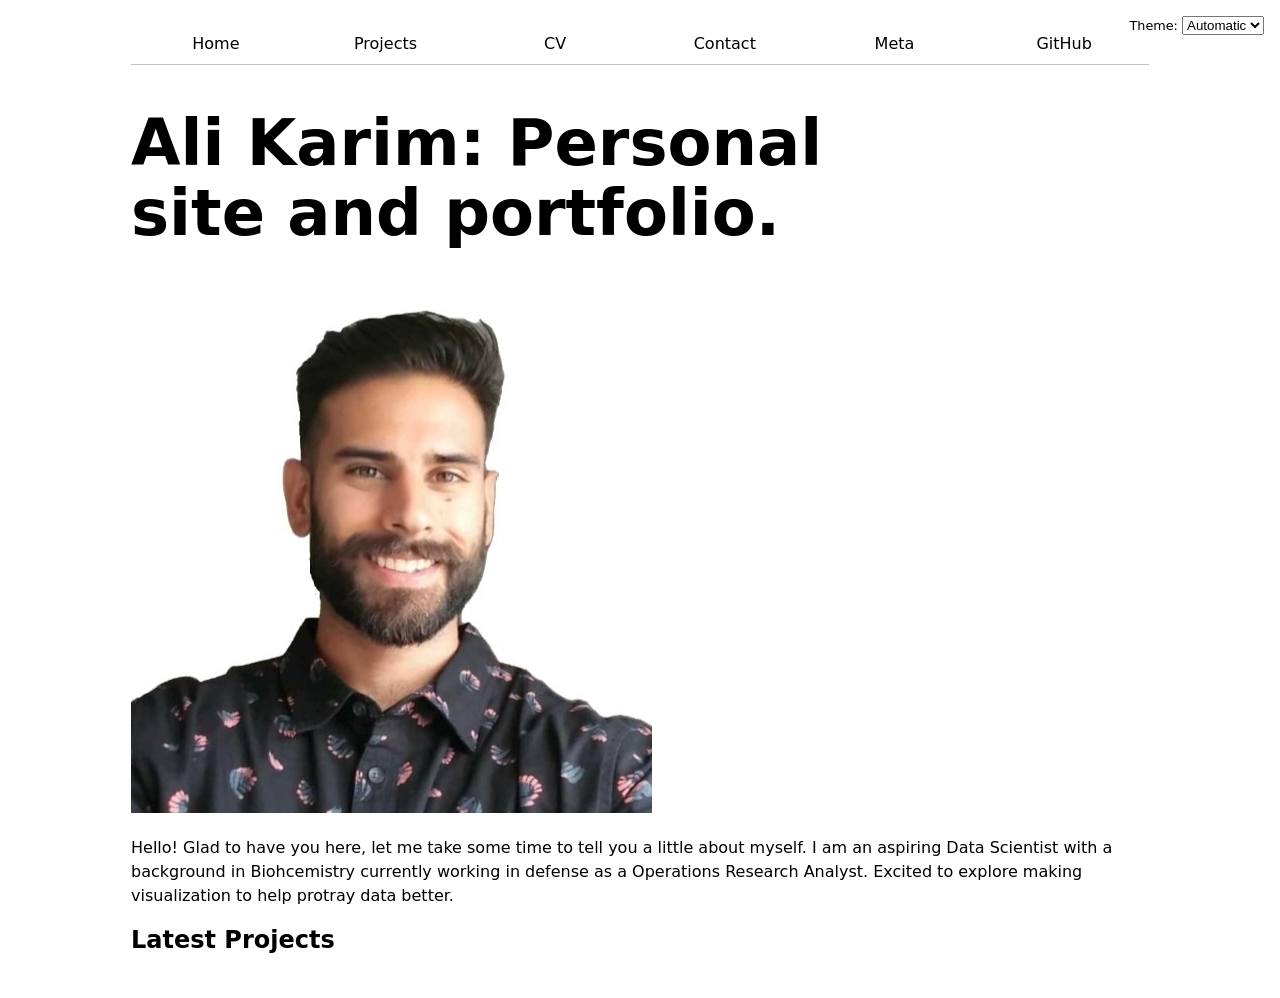
<file: index.html>
<!DOCTYPE html>
<html lang="en" class="home">
<head>
    <meta charset="UTF-8">
    <meta name="viewport" content="width=device-width, initial-scale=1.0">
    <title>Ali Karim: Personal site and portfolio.</title>
    <link rel="stylesheet" href="style.css">
    <script type="module" src="global.js"></script>

    <script src="index.js" type="module" defer></script>
</head>
<body>
    <h1>Ali Karim: Personal site and portfolio.</h1>
    <img src="images/Profile Pic.png" alt="Profile Pic" />
    <p>Hello! Glad to have you here, let me take some time to tell you a little about myself. I am an aspiring Data Scientist with a background in Biohcemistry currently working in defense as a Operations Research Analyst. Excited to explore making visualization to help protray data better.</p>

    <h2>Latest Projects</h2>
        <div class="projects">

        </div>

        
		<div class="profile-stats">
			
		</div>
</body>
</html>
</file>
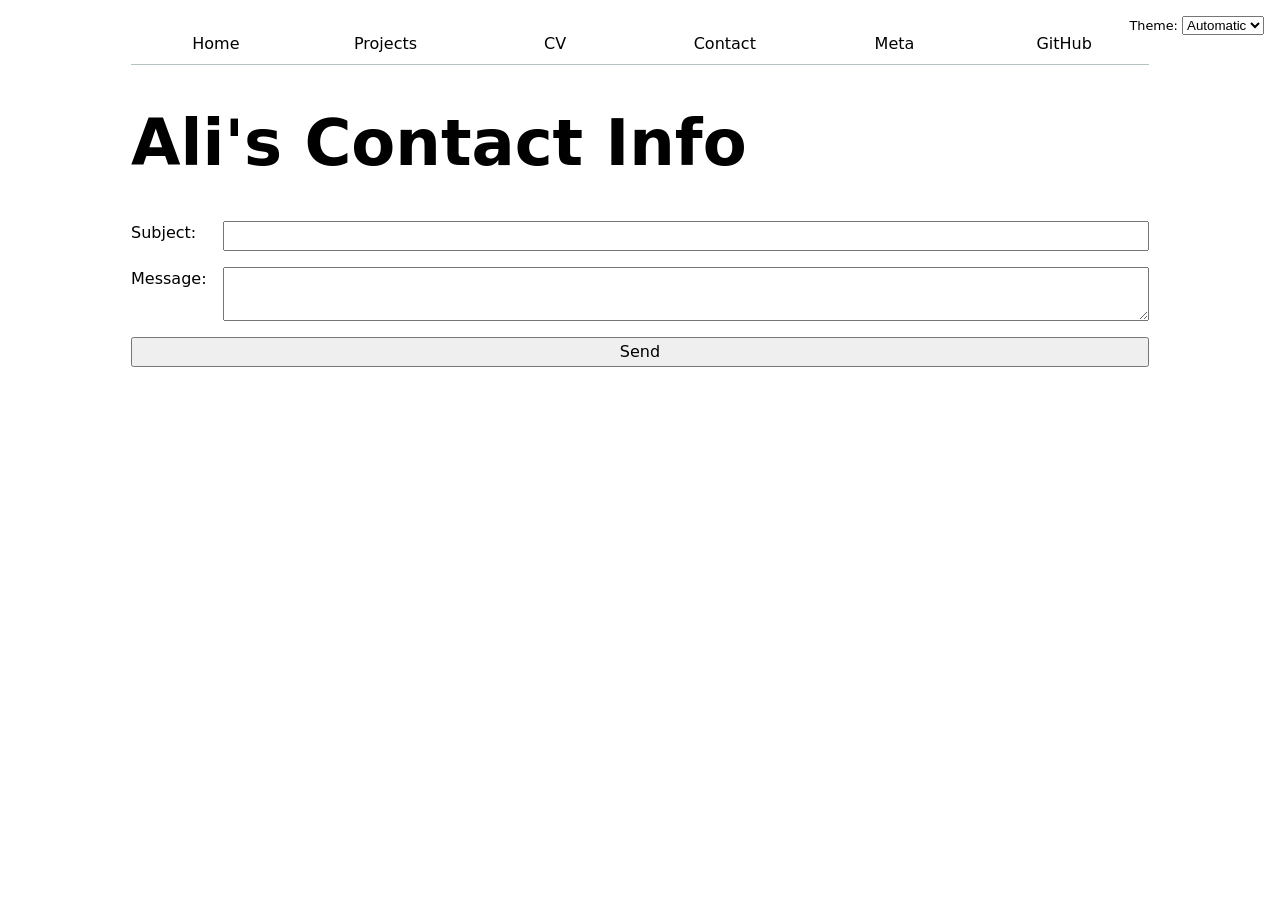
<file: contact/index.html>
<!DOCTYPE html>
<html lang="en">
<head>
    <meta charset="UTF-8">
    <meta name="viewport" content="width=device-width, initial-scale=1.0">
    <link rel="stylesheet" href="../style.css">
    <script type="module" src="../global.js"></script>
    <title>Contact Info</title>
</head>
<body class="contact">
    <h1>Ali's Contact Info</h1>
    <form action="mailto:alkarim@ucsd.edu">

        <label> 
            Subject:
            <input name="subject">
        </label>

        <label>
            Message:
            <textarea name="body"></textarea>
        </label>

        <button>Send</button>

    </form>
</body>
</html>
</file>
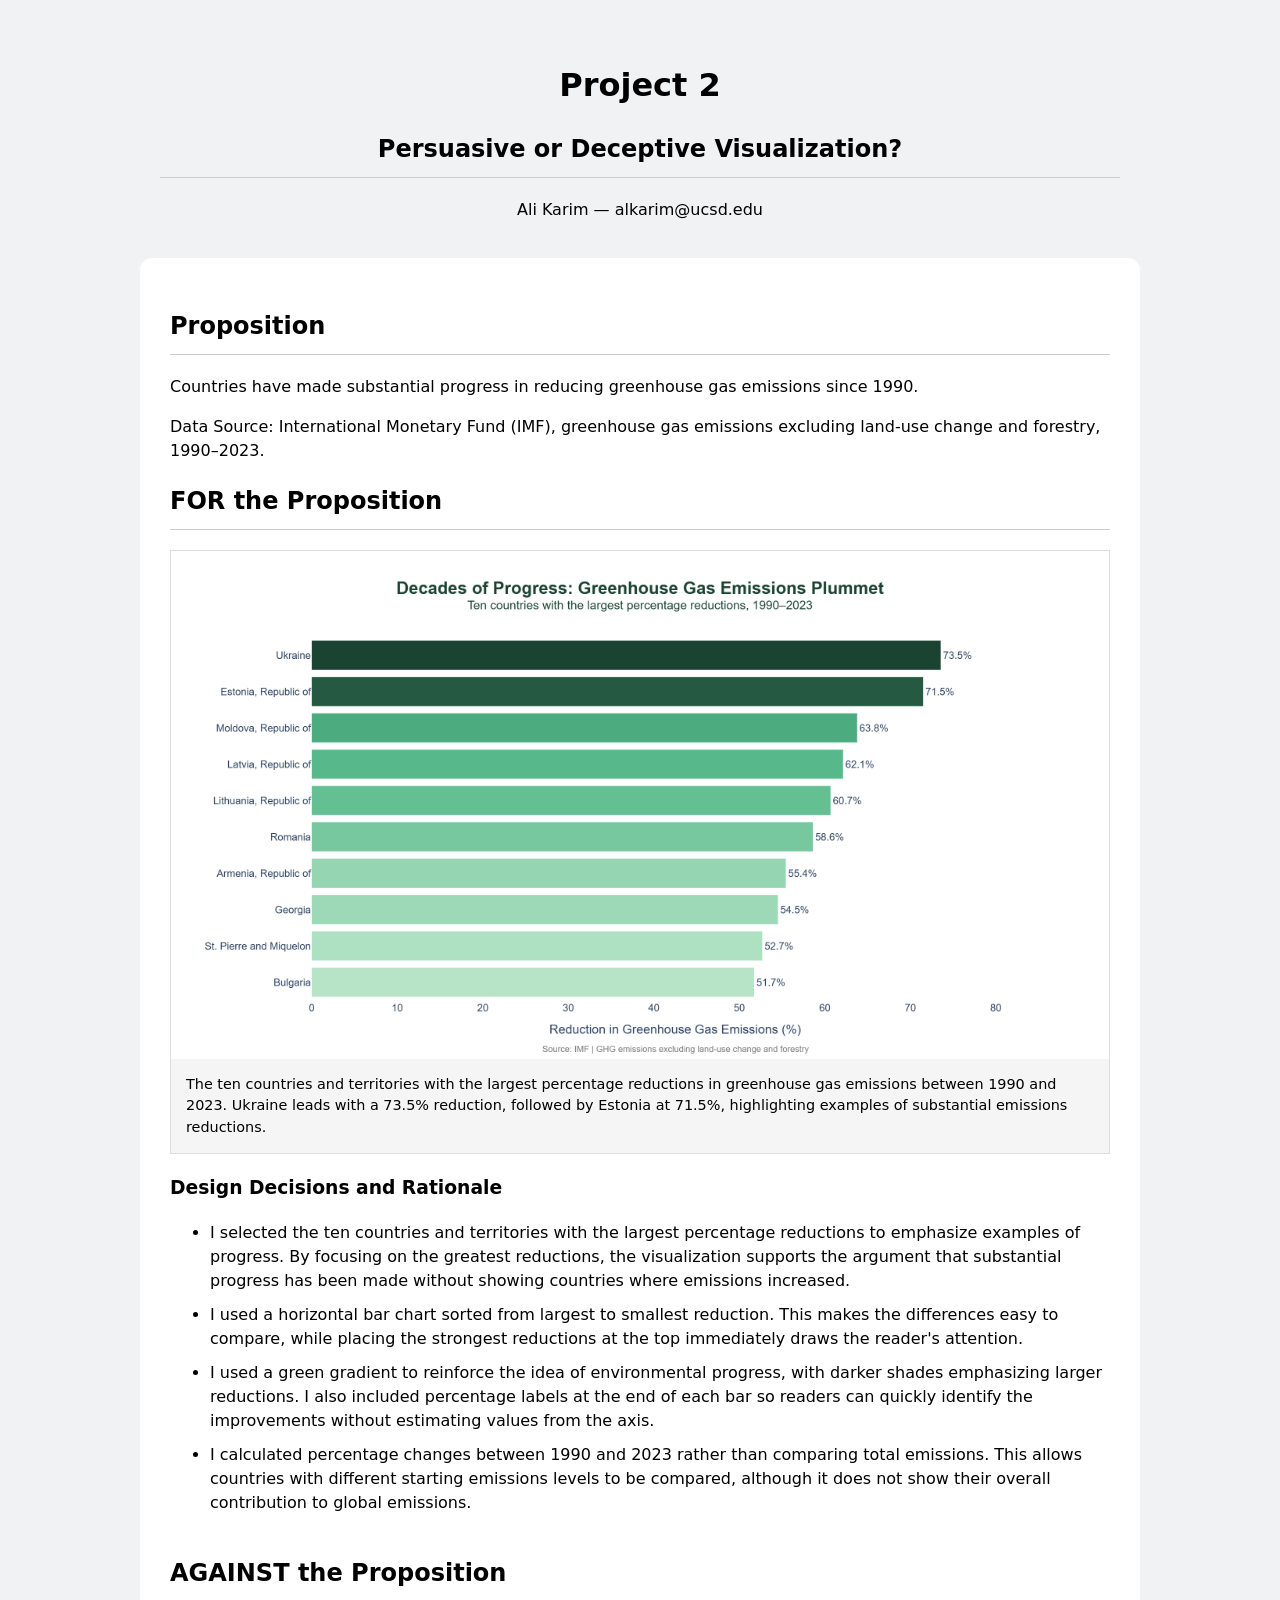
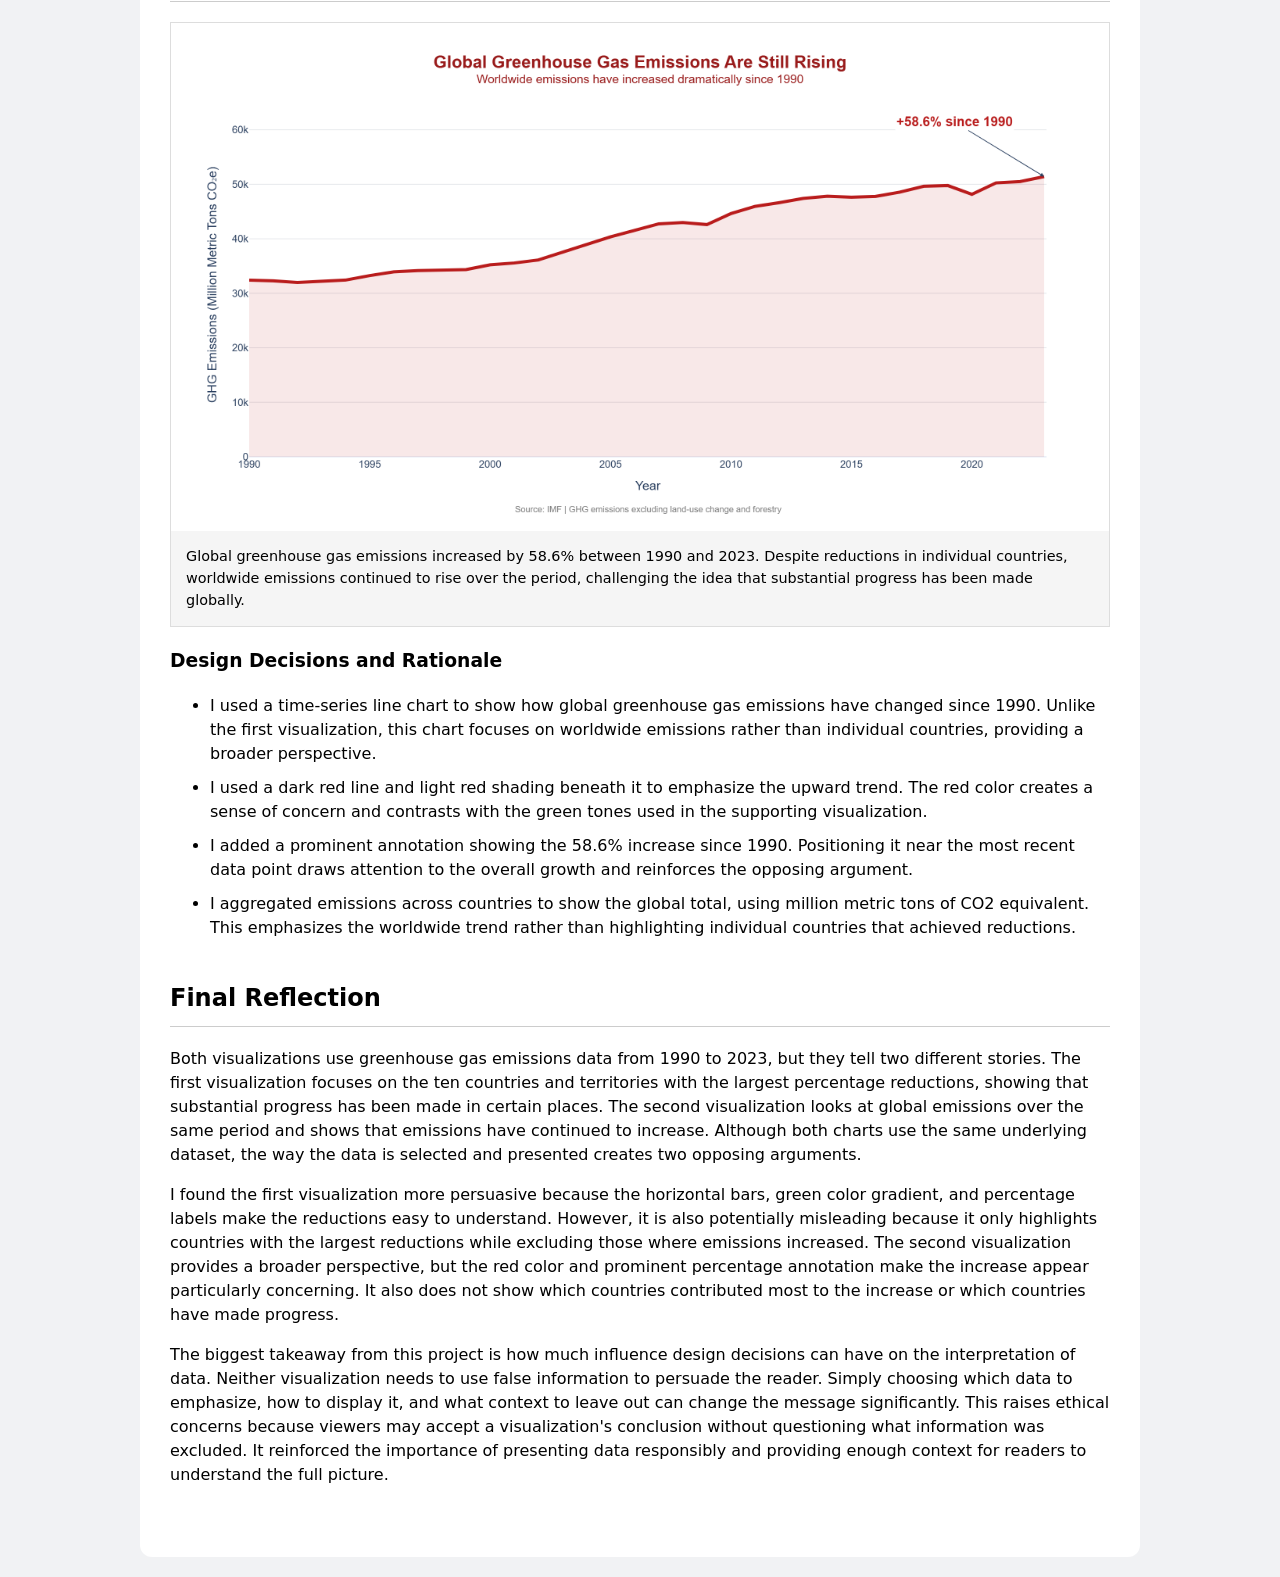
<file: project2/index.html>
<!DOCTYPE html>
<html lang="en">
<head>
    <meta charset="UTF-8">
    <meta name="viewport" content="width=device-width, initial-scale=1.0">
    <title>Project 2 - Persuasive Visualization</title>

    <style>
        html {
            font: 100%/1.5 system-ui;
            background: hsl(220 10% 95%);
        }

        body {
            max-width: 1000px;
            margin: 0 auto;
            padding: 20px;
        }

        header {
            text-align: center;
            padding: 20px;
        }

        main {
            background: white;
            padding: 30px;
            border-radius: 12px;
        }

        h2 {
            border-bottom: 1px solid #ccc;
            padding-bottom: 10px;
        }

        section {
            margin-bottom: 40px;
        }

        figure {
            margin: 20px 0;
            border: 1px solid #ddd;
        }

        img {
            width: 100%;
            height: auto;
            display: block;
        }

        figcaption {
            padding: 15px;
            background: #f5f5f5;
            font-size: 0.9rem;
        }

        li {
            margin-bottom: 10px;
        }
    </style>
</head>

<body>

<header>
    <h1>Project 2</h1>
    <h2>Persuasive or Deceptive Visualization?</h2>
    <p>Ali Karim — alkarim@ucsd.edu</p>
</header>

<main>

    <h2>Proposition</h2>
    <p>
        Countries have made substantial progress in reducing
        greenhouse gas emissions since 1990.
    </p>

    <p>
        Data Source: International Monetary Fund (IMF),
        greenhouse gas emissions excluding land-use
        change and forestry, 1990–2023.
    </p>

    <!-- FOR THE PROPOSITION -->
    <section>
        <h2>FOR the Proposition</h2>

        <figure>
            <img
                src="../images/for.png"
                alt="Top 10 countries and territories with the
                largest percentage reductions in greenhouse
                gas emissions from 1990 to 2023">

            <figcaption>
                The ten countries and territories with the
                largest percentage reductions in greenhouse
                gas emissions between 1990 and 2023.
                Ukraine leads with a 73.5% reduction,
                followed by Estonia at 71.5%, highlighting
                examples of substantial emissions reductions.
            </figcaption>
        </figure>

        <h3>Design Decisions and Rationale</h3>

        <ul>
            <li>
                I selected the ten countries and territories
                with the largest percentage reductions to
                emphasize examples of progress. By focusing
                on the greatest reductions, the visualization
                supports the argument that substantial progress
                has been made without showing countries where
                emissions increased.
            </li>

            <li>
                I used a horizontal bar chart sorted from
                largest to smallest reduction. This makes
                the differences easy to compare, while placing
                the strongest reductions at the top immediately
                draws the reader's attention.
            </li>

            <li>
                I used a green gradient to reinforce the idea
                of environmental progress, with darker shades
                emphasizing larger reductions. I also included
                percentage labels at the end of each bar so
                readers can quickly identify the improvements
                without estimating values from the axis.
            </li>

            <li>
                I calculated percentage changes between 1990
                and 2023 rather than comparing total emissions.
                This allows countries with different starting
                emissions levels to be compared, although it
                does not show their overall contribution to
                global emissions.
            </li>
        </ul>
    </section>

    <!-- AGAINST THE PROPOSITION -->
    <section>
        <h2>AGAINST the Proposition</h2>

        <figure>
            <img
                src="../images/against.png"
                alt="Global greenhouse gas emissions increased
                by 58.6 percent between 1990 and 2023">

            <figcaption>
                Global greenhouse gas emissions increased
                by 58.6% between 1990 and 2023. Despite
                reductions in individual countries, worldwide
                emissions continued to rise over the period,
                challenging the idea that substantial progress
                has been made globally.
            </figcaption>
        </figure>

        <h3>Design Decisions and Rationale</h3>

        <ul>
            <li>
                I used a time-series line chart to show how
                global greenhouse gas emissions have changed
                since 1990. Unlike the first visualization,
                this chart focuses on worldwide emissions
                rather than individual countries, providing
                a broader perspective.
            </li>

            <li>
                I used a dark red line and light red shading
                beneath it to emphasize the upward trend.
                The red color creates a sense of concern and
                contrasts with the green tones used in the
                supporting visualization.
            </li>

            <li>
                I added a prominent annotation showing the
                58.6% increase since 1990. Positioning it
                near the most recent data point draws
                attention to the overall growth and
                reinforces the opposing argument.
            </li>

            <li>
                I aggregated emissions across countries to
                show the global total, using million metric
                tons of CO2 equivalent. This emphasizes
                the worldwide trend rather than highlighting
                individual countries that achieved reductions.
            </li>
        </ul>
    </section>

    <!-- FINAL REFLECTION -->
    <section>
        <h2>Final Reflection</h2>

        <p>
            Both visualizations use greenhouse gas emissions
            data from 1990 to 2023, but they tell two different
            stories. The first visualization focuses on the
            ten countries and territories with the largest
            percentage reductions, showing that substantial
            progress has been made in certain places. The
            second visualization looks at global emissions
            over the same period and shows that emissions
            have continued to increase. Although both charts
            use the same underlying dataset, the way the data
            is selected and presented creates two opposing
            arguments.
        </p>

        <p>
            I found the first visualization more persuasive
            because the horizontal bars, green color gradient,
            and percentage labels make the reductions easy
            to understand. However, it is also potentially
            misleading because it only highlights countries
            with the largest reductions while excluding
            those where emissions increased. The second
            visualization provides a broader perspective,
            but the red color and prominent percentage
            annotation make the increase appear particularly
            concerning. It also does not show which countries
            contributed most to the increase or which countries
            have made progress.
        </p>

        <p>
            The biggest takeaway from this project is how
            much influence design decisions can have on the
            interpretation of data. Neither visualization
            needs to use false information to persuade the
            reader. Simply choosing which data to emphasize,
            how to display it, and what context to leave out
            can change the message significantly. This raises
            ethical concerns because viewers may accept a
            visualization's conclusion without questioning
            what information was excluded. It reinforced
            the importance of presenting data responsibly
            and providing enough context for readers to
            understand the full picture.
        </p>
    </section>

</main>

</body>
</html>
</file>
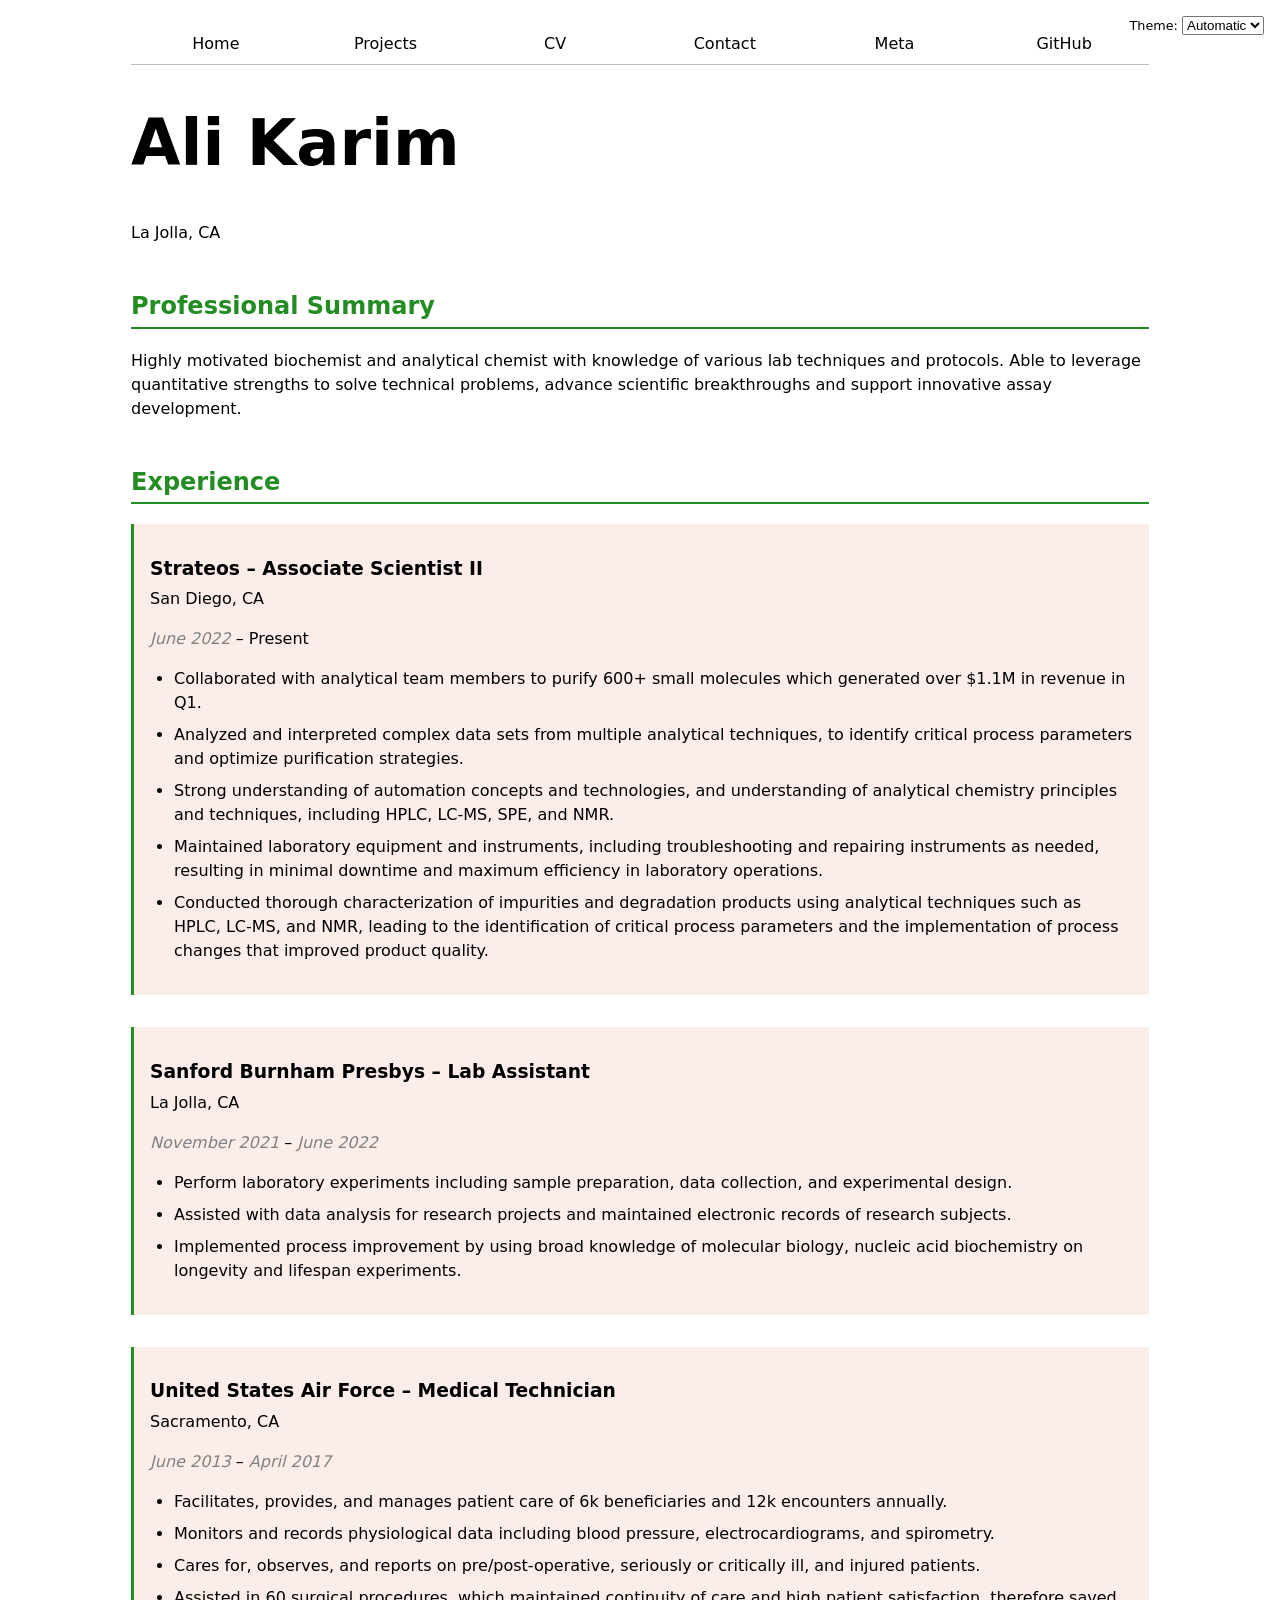
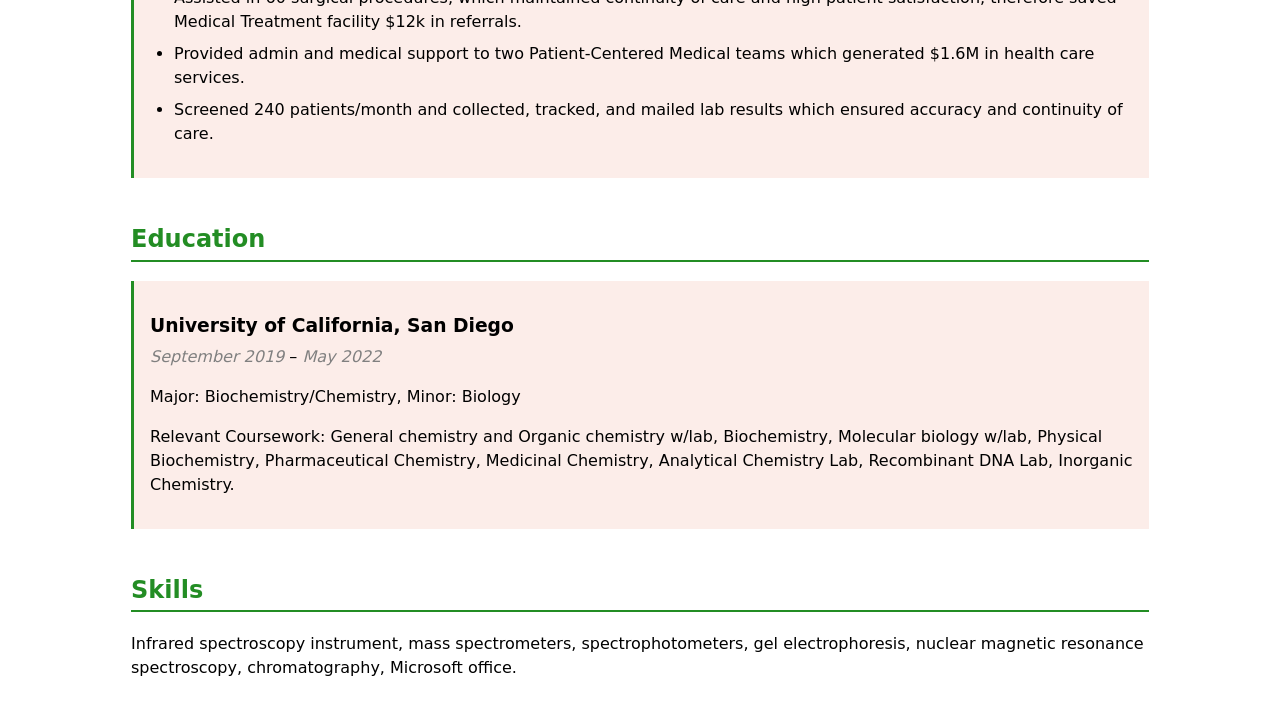
<file: Resume/index.html>
<!DOCTYPE html>
<html lang="en">

<head>
  <meta charset="UTF-8">
  <title>Ali Karim - CV</title>
  <link rel="stylesheet" href="../style.css">
  <script type="module" src="../global.js"></script>
</head>

<body class="Resume">

  <h1>Ali Karim</h1>

  <p>La Jolla, CA</p>

  <section>
    <h2>Professional Summary</h2>

    <p>
      Highly motivated biochemist and analytical chemist with knowledge of various lab techniques and protocols.
      Able to leverage quantitative strengths to solve technical problems, advance scientific breakthroughs and support innovative assay development.
    </p>
  </section>

  <section>
    <h2>Experience</h2>

    <article>
      <h3>Strateos – Associate Scientist II</h3>

      <p>San Diego, CA</p>

      <p>
        <time datetime="2022-06">June 2022</time> – Present
      </p>

      <ul>
        <li>
          Collaborated with analytical team members to purify 600+ small molecules which generated over $1.1M in revenue in Q1.
        </li>

        <li>
          Analyzed and interpreted complex data sets from multiple analytical techniques, to identify critical process parameters and optimize purification strategies.
        </li>

        <li>
          Strong understanding of automation concepts and technologies, and understanding of analytical chemistry principles and techniques, including HPLC, LC-MS, SPE, and NMR.
        </li>

        <li>
          Maintained laboratory equipment and instruments, including troubleshooting and repairing instruments as needed, resulting in minimal downtime and maximum efficiency in laboratory operations.
        </li>

        <li>
          Conducted thorough characterization of impurities and degradation products using analytical techniques such as HPLC, LC-MS, and NMR, leading to the identification of critical process parameters and the implementation of process changes that improved product quality.
        </li>
      </ul>
    </article>

    <article>
      <h3>Sanford Burnham Presbys – Lab Assistant</h3>

      <p>La Jolla, CA</p>

      <p>
        <time datetime="2021-11">November 2021</time>
        –
        <time datetime="2022-06">June 2022</time>
      </p>

      <ul>
        <li>
          Perform laboratory experiments including sample preparation, data collection, and experimental design.
        </li>

        <li>
          Assisted with data analysis for research projects and maintained electronic records of research subjects.
        </li>

        <li>
          Implemented process improvement by using broad knowledge of molecular biology, nucleic acid biochemistry on longevity and lifespan experiments.
        </li>
      </ul>
    </article>

    <article>
      <h3>United States Air Force – Medical Technician</h3>

      <p>Sacramento, CA</p>

      <p>
        <time datetime="2013-06">June 2013</time>
        –
        <time datetime="2017-04">April 2017</time>
      </p>

      <ul>
        <li>
          Facilitates, provides, and manages patient care of 6k beneficiaries and 12k encounters annually.
        </li>

        <li>
          Monitors and records physiological data including blood pressure, electrocardiograms, and spirometry.
        </li>

        <li>
          Cares for, observes, and reports on pre/post-operative, seriously or critically ill, and injured patients.
        </li>

        <li>
          Assisted in 60 surgical procedures, which maintained continuity of care and high patient satisfaction, therefore saved Medical Treatment facility $12k in referrals.
        </li>

        <li>
          Provided admin and medical support to two Patient-Centered Medical teams which generated $1.6M in health care services.
        </li>

        <li>
          Screened 240 patients/month and collected, tracked, and mailed lab results which ensured accuracy and continuity of care.
        </li>
      </ul>
    </article>
  </section>

  <section>
    <h2>Education</h2>

    <article>
      <h3>University of California, San Diego</h3>

      <p>
        <time datetime="2019-09">September 2019</time>
        –
        <time datetime="2022-05">May 2022</time>
      </p>

      <p>Major: Biochemistry/Chemistry, Minor: Biology</p>

      <p>
        Relevant Coursework: General chemistry and Organic chemistry w/lab, Biochemistry,
        Molecular biology w/lab, Physical Biochemistry, Pharmaceutical Chemistry,
        Medicinal Chemistry, Analytical Chemistry Lab, Recombinant DNA Lab,
        Inorganic Chemistry.
      </p>
    </article>
  </section>

  <section>
    <h2>Skills</h2>

    <p>
      Infrared spectroscopy instrument, mass spectrometers, spectrophotometers,
      gel electrophoresis, nuclear magnetic resonance spectroscopy,
      chromatography, Microsoft office.
    </p>
  </section>

</body>

</html>
</file>
<file: style.css>
:root {
	--color-accent: oklch(56.5% 0.17 143);
}

html {
	color-scheme: light dark;
}

body {
  /* Set line height to 1.5 times the font size
	   and use the OS’s UI font as the website font
	 */
  font: 100%/1.5 system-ui;
  max-width: 100ch;
  margin-inline: auto;
  padding: 1em;
  accent-color: var(--color-accent)
}

h1, h2, h3, h4, h5, h6 {
	text-wrap: balance;
	line-height: 1.1;
}

h1 {
	font-size: 400%;
}

nav {
    --border-color: oklch(50% 10% 200 / 40%);

    display: flex;
    border-bottom: 1px solid var(--border-color);
    margin-bottom: 1em;
  
  
  ul, li {
      display: contents;
  }

  a {
    flex: 1;
    text-decoration: none;
    color: inherit;
    text-align: center;
    padding: 0.5em;

    &.current {
      font-weight: bold;
      border-bottom: 0.4em solid oklch(80% 3% 200);
      padding-bottom: 0.1em;
    }

    &:hover {
			background-color: color-mix(in oklch, var(--color-accent) 15%,Canvas);
			border-bottom: .4em solid var(--color-accent);
			padding-bottom: .1em;
		}
  }
}

input, textarea, button {
	font: inherit;
}

.color-scheme {
	position: absolute;
	top: 0;
	right: 0;
	padding: 1rem;
	font-size: 80%;
}

form {
	display: grid;
	grid-template-columns: auto 1fr;
	gap: 1em;

	label {
		display: grid;
		grid-template-columns: subgrid;
	}

	label, button {
		grid-column: 1 / -1;
	}
}

.projects {
	display: grid;
	grid-template-columns: repeat(auto-fill, minmax(16em, 1fr));
	gap: 1em;

	article {
		display: grid;
		grid-template-rows: subgrid;
		grid-row-end: span 3;

		h2 {
			margin: 0;
		}
	}
}

.Resume h2 {
    color: var(--color-accent);
    border-bottom: 2px solid var(--color-accent);
    padding-bottom: 0.3em;
    margin-top: 2em;
}

.Resume h3 {
    margin-bottom: 0.3em;
}

.Resume p {
    margin-top: 0.5em;
    margin-bottom: 1em;
}

.Resume ul {
    padding-left: 1.5em;
}

.Resume li {
    margin-bottom: 0.5em;
}

.Resume article {
    margin-bottom: 2em;
    padding: 1em;
    background-color: color-mix(
        in oklch,
        var(--color-accent) 10%,
        Canvas 90%
    );
    color: CanvasText;
    border-left: 3px solid var(--color-accent);
}

.Resume time {
    color: gray;
    font-style: italic;
}

.Resume .location {
    color: gray;
    font-size: 0.9em;
}

/*Resizing for my project 2 article*/
.projects article {
    min-width: 0;
}

.projects article img {
    width: 100%;
    max-width: 100%;
    height: 140px;
    object-fit: contain;
    display: block;
    background: white;
}

/* GitHub Profile Statistics */
.profile-stats dl {
    display: grid;
    grid-template-columns: repeat(4, 1fr);
    gap: 0.5em;
    text-align: center;
}

.profile-stats dt {
    grid-row: 1;
    font-weight: bold;
}

.profile-stats dd {
    grid-row: 2;
    margin: 0;
}

.project-year {
    color: gray;
    font-size: 0.9em;
    font-style: italic;
    margin-top: 0.5em;
}

#projects-plot {
  max-width: 20em;
  margin-block: 2em;


  overflow: visible;
}


/* Lab 5: Pie Chart Legend */

.legend {
    display: grid;
    grid-template-columns: repeat(auto-fill, minmax(9em, 1fr));
    gap: 1em;

    list-style: none;
    padding: 1em;
    margin-block: 2em;

    border: 1px solid #888;
    border-radius: 0.5em;
}

.legend-item {
    display: flex;
    align-items: center;
    gap: 0.5em;
}

.swatch {
    display: inline-block;
    width: 1em;
    height: 1em;
    background-color: var(--color);
    border-radius: 0.2em;
    flex-shrink: 0;
}

/* Lab 5 - Step 2.3: Pie Chart and Legend Layout */

.pie-container {
    display: flex;
    align-items: center;
    gap: 2em;
}

.pie-container .legend {
    flex: 1;
    margin-block: 0;
}

#projects-plot {
    width: 20em;
    max-width: 100%;
    flex-shrink: 0;
}

/* Responsive layout for smaller screens */
@media (max-width: 600px) {
    .pie-container {
        flex-direction: column;
        align-items: stretch;
    }

    #projects-plot {
        width: 100%;
        max-width: 20em;
        align-self: center;
    }
}

/* Lab 5: Project Search Bar */
.searchBar {
    display: block;
    width: 100%;
    padding: 0.75em 1em;
    margin-bottom: 2em;
    border: 1px solid gray;
    border-radius: 0.5em;
    font: inherit;
}


/* Lab 5 - Step 5.1: Hover Effect */

#projects-plot {
    &:has(path:hover) {
        path:not(:hover) {
            opacity: 0.5;
        }
    }

    path {
        transition: 300ms;
        cursor: pointer;
    }
}

/* Lab 5 - Step 5.2: Selected Wedge */

.selected {
    --color: oklch(60% 0.25 0) !important;
}

#projects-plot path.selected {
    fill: var(--color);
}



/* Step 1.3: Meta statistics */
dl.stats {
    display: grid;
    grid-template-columns: repeat(3, 1fr);
    gap: 0.5rem 2rem;
    margin: 2rem 0;
}

dl.stats dt {
    grid-row: 1;
    font-size: 0.8rem;
    color: #888;
    text-transform: uppercase;
}

dl.stats dd {
    grid-row: 2;
    margin: 0;
    font-size: 2rem;
    font-weight: bold;
}

/* Step 2.3: Scatterplot styling */
#chart {
    width: 100%;
    margin-top: 2rem;
}

#chart svg {
    width: 100%;
    height: auto;
}

/* Subtle horizontal gridlines */
#chart .gridlines line {
    stroke: currentColor;
    stroke-opacity: 0.2;
}

#chart .gridlines path {
    display: none;
}

/* Axes adjust to light and dark mode */
#chart .domain,
#chart .tick line {
    stroke: currentColor;
    stroke-opacity: 0.6;
}

#chart .tick text {
    fill: currentColor;
    font-size: 12px;
}

/* Step 3.1: Tooltip information layout */
dl.info {
    display: grid;
    grid-template-columns: auto 1fr;
    gap: 0.4rem 1rem;
    margin: 0;
}

dl.info dt {
    font-size: 0.85rem;
    color: #999;
    font-weight: 500;
}

dl.info dd {
    margin: 0;
    font-size: 0.9rem;
    overflow-wrap: anywhere;
}

/* Step 3.2: Tooltip styling */
.tooltip {
    position: fixed;
    top: 1em;
    left: 1em;
    z-index: 1000;

    background: Canvas;
    color: CanvasText;
    border: 1px solid #666;
    border-radius: 0.6rem;
    padding: 1rem;

    box-shadow: 0 6px 20px rgba(0, 0, 0, 0.2);
    max-width: 280px;
    pointer-events: none;
}

/* Step 3.3: Tooltip visibility */
dl.info {
    transition-duration: 500ms;
    transition-property: opacity, visibility;
}

dl.info[hidden] {
    opacity: 0;
    visibility: hidden;
}

/* Step 3.1: Dot hover animation */
#chart circle {
    transition: 200ms;
    transform-origin: center;
    transform-box: fill-box;
}

#chart circle:hover {
    transform: scale(1.5);
}


/* Step 5.3: Brushing selection rectangle */
@keyframes marching-ants {
    to {
        stroke-dashoffset: -8;
    }
}

#chart .selection {
    fill: var(--color-accent);
    fill-opacity: 0.12;
    stroke: var(--color-accent);
    stroke-opacity: 0.8;
    stroke-width: 1.5px;
    stroke-dasharray: 5 3;
    animation: marching-ants 2s linear infinite;
}

/* Step 5.4: Highlight selected commits */
#chart circle.selected {
    stroke: #ff6b6b;
    stroke-width: 3px;
    fill: #ff6b6b;
}

/* Step 5.5: Selected commit count */
#selection-count {
    font-weight: 600;
    margin-top: 1.5rem;
}

/* Step 5.6: Language breakdown */
#language-breakdown {
    margin-top: 1rem;
}


/* ==========================================
   LAB 8 - STEP 1: TIMELINE SLIDER
========================================== */

.timeline-controls {
    display: flex;
    align-items: center;
    flex-wrap: wrap;
    gap: 1rem;
    margin: 2rem 0;
}

.timeline-controls label {
    font-weight: 600;
}

#commit-progress {
    flex: 1;
    min-width: 150px;
    cursor: pointer;
}

.timeline-controls time {
    margin-left: auto;
    font-size: 0.9rem;
    opacity: 0.8;
}

/* Smooth transitions for commit circles */
#chart .dots circle {
    transition:
        cx 200ms,
        cy 200ms,
        r 200ms,
        fill-opacity 200ms;

    cursor: pointer;
}

/* Animate new circles appearing */
@starting-style {
    #chart .dots circle {
        r: 0;
    }
}


/* ==========================================
   LAB 8 - STEP 2: FILE VISUALIZATION
========================================== */

.file-section {
    margin-top: 3rem;
}

#files {
    display: grid;
    grid-template-columns: minmax(140px, 1fr) 4fr;
    gap: 1rem;
    margin-top: 2rem;
}

#files > .file-row {
    grid-column: 1 / -1;
    display: grid;
    grid-template-columns: subgrid;
    padding-bottom: 1rem;
    border-bottom: 1px solid #8884;
}

#files dt {
    grid-column: 1;
    overflow-wrap: anywhere;
    min-width: 0;
}

#files dt code {
    font-size: 0.85rem;
}

#files dt small {
    display: block;
    font-size: 0.75rem;
    opacity: 0.65;
    margin-top: 0.4rem;
}

#files dd {
    grid-column: 2;
    display: flex;
    flex-wrap: wrap;
    align-items: flex-start;
    align-content: flex-start;
    gap: 0.15em;
    margin: 0;
    padding-top: 0.5rem;
}

#files .loc {
    display: block;
    width: 0.5em;
    aspect-ratio: 1;
    border-radius: 50%;
    background: var(--color, steelblue);
    flex-shrink: 0;
}


/* ==========================================
   LAB 8 - STEP 3: SCROLLYTELLING
========================================== */

#scrolly-1 {
    position: relative;
    display: flex;
    gap: 1.5rem;
    align-items: flex-start;
}

#scatter-story {
    flex: 1;
    min-width: 0;
    position: relative;
}

#scatter-plot {
    position: sticky;
    top: 1rem;
    flex: 1.5;
    min-width: 0;
    height: 70vh;
    overflow: visible;
}

#scatter-story .step {
    min-height: 40vh;
    padding: 1.5rem;
    margin-bottom: 1rem;
    box-sizing: border-box;

    border-left: 3px solid var(--color-accent);

    background: color-mix(
        in oklch,
        var(--color-accent) 6%,
        Canvas
    );
}

#scatter-story .step h3 {
    margin-top: 0;
}

#scatter-story .step p {
    line-height: 1.7;
}

/* Responsive layouts */
@media (max-width: 700px) {
    #scrolly-1 {
        gap: 0.75rem;
    }

    #scatter-story .step {
        padding: 0.7rem;
        font-size: 0.8rem;
    }

    #scatter-plot {
        top: 0.5rem;
        height: 55vh;
    }

    #files {
        grid-template-columns: minmax(90px, 1fr) 3fr;
    }

    .timeline-controls time {
        margin-left: 0;
    }
}


/* ==========================================
   LAB 8 - IMPROVED SCROLLYTELLING LAYOUT
========================================== */

/* Give more space to the visualization */
#scrolly-1 {
    display: grid;
    grid-template-columns: minmax(170px, 1fr) minmax(0, 3fr);
    gap: 1rem;
    align-items: start;
}

/* Narrower commit descriptions */
#scatter-story {
    min-width: 0;
}

/* Larger sticky graph area */
#scatter-plot {
    position: sticky;
    top: 1rem;
    min-width: 0;
    height: auto;
    min-height: 65vh;
}

/* Make the graph use all available space */
#chart {
    width: 100%;
    margin-top: 0;
}

#chart svg {
    display: block;
    width: 100%;
    max-width: none;
    height: auto;
}

/* Reduce empty space between commit descriptions */
#scatter-story .step {
    min-height: 40vh;
    padding: 1rem;
    margin-bottom: 0.75rem;
    box-sizing: border-box;
}

/* More compact description text */
#scatter-story .step h3 {
    font-size: 1.05rem;
    margin: 0 0 0.75rem;
}

#scatter-story .step p {
    font-size: 0.9rem;
    line-height: 1.5;
    margin: 0.5rem 0;
}

/* Keep the page usable on small screens */
@media (max-width: 700px) {
    #scrolly-1 {
        grid-template-columns: minmax(120px, 1fr) minmax(0, 2fr);
        gap: 0.5rem;
    }

    #scatter-story .step {
        padding: 0.65rem;
        min-height: 50vh;
    }

    #scatter-story .step p {
        font-size: 0.8rem;
    }

    #scatter-plot {
        top: 0.5rem;
        min-height: 50vh;
    }
}
</file>
